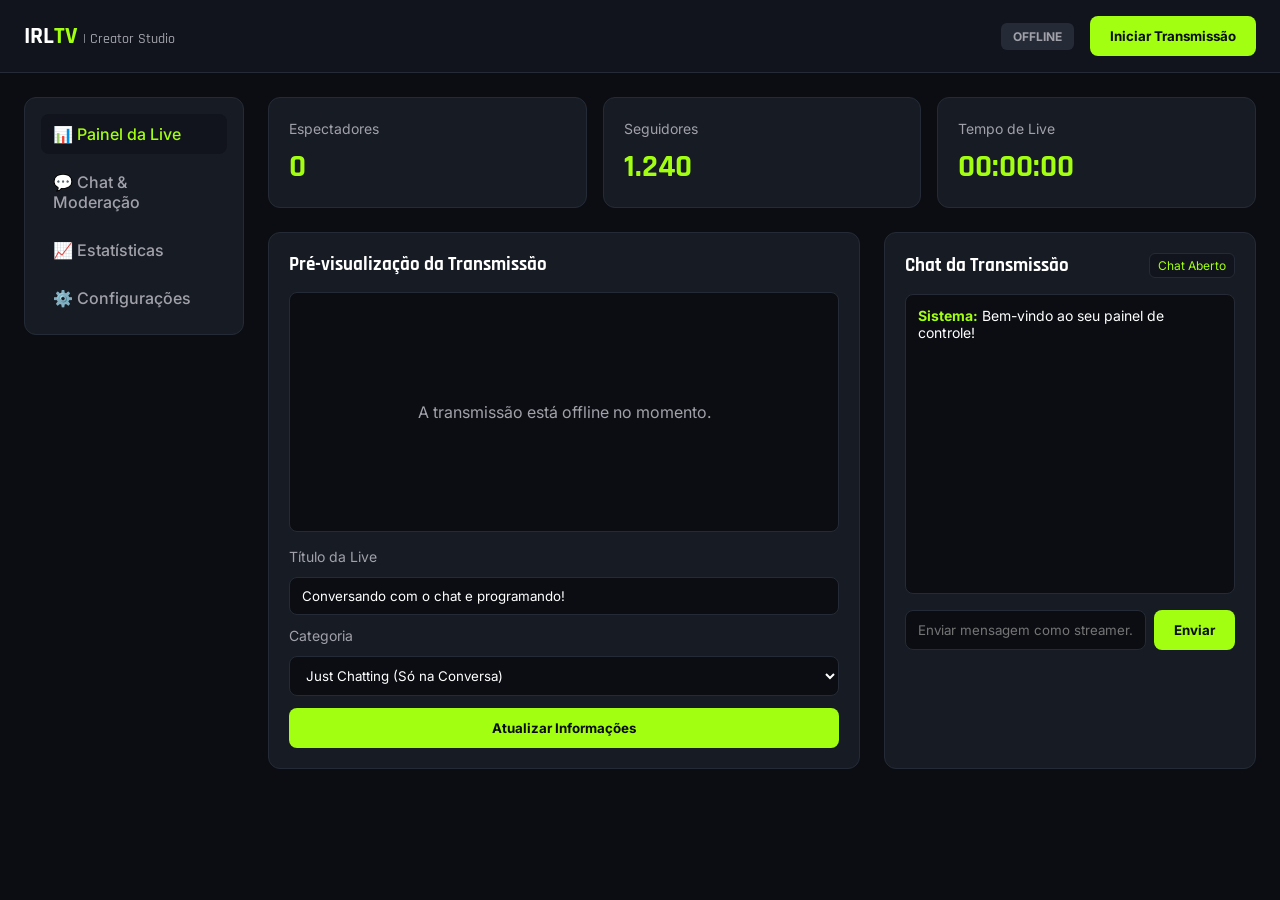
<file: dashboard.html>
<!DOCTYPE html>
<html lang="pt-BR">
<head>
  <meta charset="UTF-8">
  <meta name="viewport" content="width=device-width, initial-scale=1.0">
  <title>IRLTV - Dashboard do Criador</title>

  <link rel="stylesheet" href="css/global.css">
  <link rel="stylesheet" href="css/dashboard.css">
</head>
<body>

  <header class="topbar">
    <div class="logo">IRL<span>TV</span> <small>| Creator Studio</small></div>
    <div class="status-area">
      <span id="status-badge" class="badge offline">OFFLINE</span>
      <button id="btn-toggle-live" class="btn-primary" onclick="alternarLive()">Iniciar Transmissão</button>
    </div>
  </header>

  <main class="container dashboard-layout">

    <aside class="sidebar card">
      <nav>
        <ul>
          <li><a href="#" class="nav-link active" data-tab="painel" onclick="mudarAba(event, 'painel')">📊 Painel da Live</a></li>
          <li><a href="#" class="nav-link" data-tab="moderacao" onclick="mudarAba(event, 'moderacao')">💬 Chat & Moderação</a></li>
          <li><a href="#" class="nav-link" data-tab="estatisticas" onclick="mudarAba(event, 'estatisticas')">📈 Estatísticas</a></li>
          <li><a href="#" class="nav-link" data-tab="configuracoes" onclick="mudarAba(event, 'configuracoes')">⚙️ Configurações</a></li>
        </ul>
      </nav>
    </aside>

    <section id="tab-painel" class="main-content tab-section">
      
      <div class="stats-grid">
        <div class="card stat-box">
          <span class="label">Espectadores</span>
          <h2 id="viewers-count">0</h2>
        </div>
        <div class="card stat-box">
          <span class="label">Seguidores</span>
          <h2 id="followers-count">1.240</h2>
        </div>
        <div class="card stat-box">
          <span class="label">Tempo de Live</span>
          <h2 id="stream-time">00:00:00</h2>
        </div>
      </div>

      <div class="stream-grid">
        
        <div class="card panel">
          <h3>Pré-visualização da Transmissão</h3>
          <div class="video-preview" id="video-box">
            <p id="video-text">A transmissão está offline no momento.</p>
          </div>

          <form class="stream-form" onsubmit="salvarInfo(event)">
            <label for="stream-title">Título da Live</label>
            <input type="text" id="stream-title" value="Conversando com o chat e programando!" required>

            <label for="stream-category">Categoria</label>
            <select id="stream-category">
              <option value="Just Chatting">Just Chatting (Só na Conversa)</option>
              <option value="IRL">IRL (Vida Real)</option>
              <option value="Games">Games</option>
              <option value="Tecnologia">Tecnologia</option>
            </select>

            <button type="submit" class="btn-primary">Atualizar Informações</button>
          </form>
        </div>

        <div class="card panel chat-panel">
          <div class="panel-header-row">
            <h3>Chat da Transmissão</h3>
            <span id="chat-mode-tag" class="mini-tag">Chat Aberto</span>
          </div>
          <div class="chat-messages" id="chat-box">
            <p><strong style="color: var(--primary);">Sistema:</strong> Bem-vindo ao seu painel de controle!</p>
          </div>
          <form class="chat-input-area" onsubmit="enviarMensagem(event)">
            <input type="text" id="chat-input" placeholder="Enviar mensagem como streamer...">
            <button type="submit" class="btn-primary">Enviar</button>
          </form>
        </div>

      </div>
    </section>

    <section id="tab-moderacao" class="main-content tab-section hidden">
      
      <div class="card panel">
        <h3>Regras Rápidas do Chat</h3>
        <div class="mod-controls-grid">
          <label class="toggle-card">
            <div>
              <strong>Modo Lento (10s)</strong>
              <p>Limita o envio de mensagens por usuário</p>
            </div>
            <input type="checkbox" id="mod-slow" onchange="atualizarRegrasChat()">
          </label>

          <label class="toggle-card">
            <div>
              <strong>Apenas Seguidores</strong>
              <p>Somente seguidores podem enviar mensagens</p>
            </div>
            <input type="checkbox" id="mod-followers" onchange="atualizarRegrasChat()">
          </label>

          <label class="toggle-card">
            <div>
              <strong>Filtro de Palavras Ofensivas</strong>
              <p>Bloqueia termos proibidos automaticamente</p>
            </div>
            <input type="checkbox" id="mod-filter" checked onchange="atualizarRegrasChat()">
          </label>
        </div>

        <div class="mod-actions-bar">
          <button type="button" class="btn-secondary" onclick="limparChat()">🧹 Limpar Histórico do Chat</button>
          <span id="mod-feedback" class="feedback-text"></span>
        </div>
      </div>

      <div class="card panel">
        <h3>Espectadores Ativos & Ações</h3>
        <div class="user-list" id="mod-user-list">
          <div class="user-item" id="user-lucas">
            <div>
              <strong>Lucas_DevBR</strong>
              <span class="user-role">Seguidor • Enviou 4 msgs</span>
            </div>
            <div class="user-btns">
              <button class="btn-secondary" onclick="punirUsuario('Lucas_DevBR', 'Timeout de 10 min')">Timeout</button>
              <button class="btn-danger" onclick="punirUsuario('Lucas_DevBR', 'Banido')">Banir</button>
            </div>
          </div>

          <div class="user-item" id="user-mari">
            <div>
              <strong>MarianaGames</strong>
              <span class="user-role">VIP • Enviou 12 msgs</span>
            </div>
            <div class="user-btns">
              <button class="btn-secondary" onclick="punirUsuario('MarianaGames', 'Timeout de 10 min')">Timeout</button>
              <button class="btn-danger" onclick="punirUsuario('MarianaGames', 'Banido')">Banir</button>
            </div>
          </div>

          <div class="user-item" id="user-troll">
            <div>
              <strong>User9982_Spam</strong>
              <span class="user-role">Visitante • Mensagem suspeita</span>
            </div>
            <div class="user-btns">
              <button class="btn-secondary" onclick="punirUsuario('User9982_Spam', 'Timeout de 10 min')">Timeout</button>
              <button class="btn-danger" onclick="punirUsuario('User9982_Spam', 'Banido')">Banir</button>
            </div>
          </div>
        </div>
      </div>

    </section>

    <section id="tab-estatisticas" class="main-content tab-section hidden">
      
      <div class="stats-grid">
        <div class="card stat-box">
          <span class="label">Pico de Espectadores</span>
          <h2 id="stat-peak">184</h2>
        </div>
        <div class="card stat-box">
          <span class="label">Novos Seguidores (7d)</span>
          <h2>+96</h2>
        </div>
        <div class="card stat-box">
          <span class="label">Horas Transmitidas</span>
          <h2>18h 40m</h2>
        </div>
      </div>

      <div class="card panel">
        <div class="panel-header-row">
          <h3>Média de Espectadores (Últimos 7 dias)</h3>
          <select id="stats-period" onchange="atualizarGrafico()">
            <option value="semana">Últimos 7 dias</option>
            <option value="mes">Últimos 30 dias</option>
          </select>
        </div>

        <div class="chart-container" id="stats-chart"></div>
      </div>

    </section>

    <section id="tab-configuracoes" class="main-content tab-section hidden">
      
      <div class="card panel">
        <h3>Chave de Transmissão (OBS / Streamlabs)</h3>
        <p class="desc-text">Cole esta chave no seu software de transmissão. Nunca compartilhe ao vivo.</p>
        
        <div class="key-box">
          <input type="password" id="stream-key-input" value="irltv_live_98a7f6d5e4c3b2a1_secret" readonly>
          <button type="button" class="btn-secondary" onclick="alternarVisibilidadeChave()" id="btn-show-key">Mostrar</button>
          <button type="button" class="btn-primary" onclick="copiarChave()">Copiar</button>
        </div>
        <span id="key-feedback" class="feedback-text"></span>
      </div>

      <div class="card panel">
        <h3>Preferências da Transmissão</h3>
        <form class="stream-form" onsubmit="salvarConfiguracoes(event)">
          <label for="cfg-quality">Qualidade Máxima de Saída</label>
          <select id="cfg-quality">
            <option value="1080p60" selected>1080p 60fps (Full HD)</option>
            <option value="720p60">720p 60fps (HD)</option>
            <option value="480p30">480p 30fps (Economia de Dados)</option>
          </select>

          <label for="cfg-latency">Modo de Latência</label>
          <select id="cfg-latency">
            <option value="ultra">Latência Ultrabaixa (Interação em tempo real)</option>
            <option value="normal">Latência Normal (Maior estabilidade)</option>
          </select>

          <label class="toggle-card">
            <div>
              <strong>Salvar VOD Automaticamente</strong>
              <p>Grava a transmissão no canal após encerrar</p>
            </div>
            <input type="checkbox" id="cfg-vod" checked>
          </label>

          <button type="submit" class="btn-primary">Salvar Configurações</button>
        </form>
      </div>

    </section>

  </main>

  <script src="js/dashboard.js"></script>
</body>
</html>
</file>
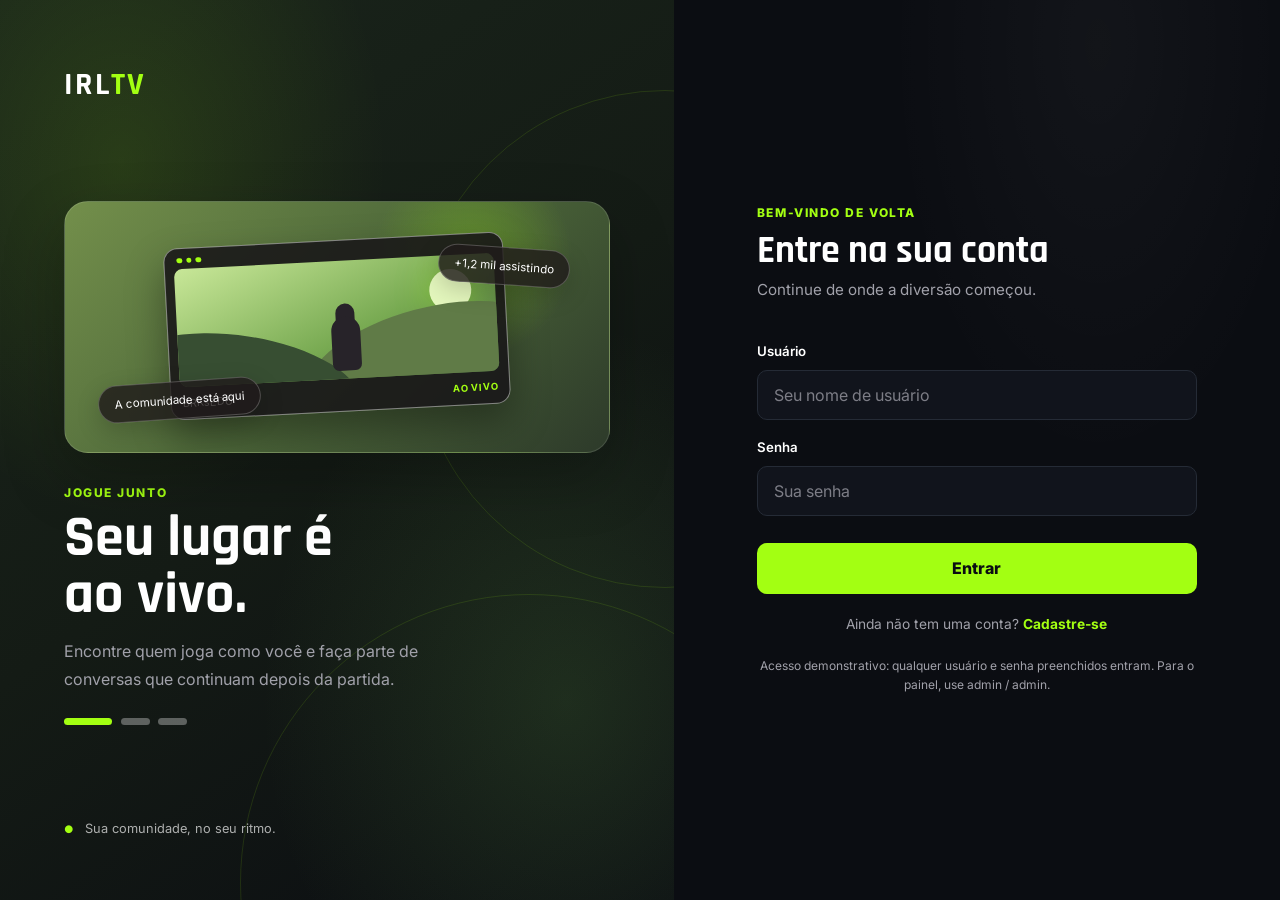
<file: login.html>
<!DOCTYPE html>
<html lang="pt-BR">
<head>
  <meta charset="UTF-8">
  <meta name="viewport" content="width=device-width, initial-scale=1.0">
  <meta name="description" content="Entre na IRLTV e acompanhe suas comunidades favoritas.">
  <title>Entrar | IRLTV</title>
  <link rel="stylesheet" href="css/global.css">
  <link rel="stylesheet" href="css/auth.css">
</head>
<body class="auth-page" data-auth-page="login">
  <main class="auth-layout">
    <section class="auth-showcase" aria-label="Conheça a comunidade IRLTV">
      <a class="auth-brand" href="index.html" aria-label="IRLTV - página inicial"><span>IRL</span><strong>TV</strong></a>

      <div class="auth-showcase__content">
        <div class="auth-slider" data-auth-slider>
          <article class="auth-slide" data-auth-slide>
            <div class="auth-art auth-art--live" aria-hidden="true">
              <div class="auth-art__window">
                <div class="auth-art__topbar"><span></span><span></span><span></span></div>
                <div class="auth-art__scene">
                  <span class="auth-art__sun"></span>
                  <span class="auth-art__mountain auth-art__mountain--back"></span>
                  <span class="auth-art__mountain auth-art__mountain--front"></span>
                  <span class="auth-art__person"></span>
                </div>
                <div class="auth-art__caption"><span>BRKsEDU</span><strong>AO VIVO</strong></div>
              </div>
              <span class="auth-art__bubble auth-art__bubble--top">+1,2 mil assistindo</span>
              <span class="auth-art__bubble auth-art__bubble--bottom">A comunidade está aqui</span>
            </div>
            <p class="auth-eyebrow">JOGUE JUNTO</p>
            <h1>Seu lugar é ao vivo.</h1>
            <p>Encontre quem joga como você e faça parte de conversas que continuam depois da partida.</p>
          </article>

          <article class="auth-slide" data-auth-slide hidden>
            <div class="auth-art auth-art--games" aria-hidden="true">
              <div class="auth-game-tile auth-game-tile--one"><span>LOL</span></div>
              <div class="auth-game-tile auth-game-tile--two"><span>SIMS</span></div>
              <div class="auth-game-tile auth-game-tile--three"><span>PLAY</span></div>
              <span class="auth-art__bubble auth-art__bubble--top">Descubra algo novo</span>
            </div>
            <p class="auth-eyebrow">SEMPRE TEM UM PRÓXIMO JOGO</p>
            <h1>Uma partida pode virar uma história.</h1>
            <p>Explore jogos, criadores e comunidades que combinam com o seu jeito de jogar.</p>
          </article>

          <article class="auth-slide" data-auth-slide hidden>
            <div class="auth-art auth-art--community" aria-hidden="true">
              <div class="auth-chat-card">
                <span class="auth-chat-card__avatar">L</span>
                <span class="auth-chat-card__line"></span>
                <span class="auth-chat-card__line auth-chat-card__line--short"></span>
                <span class="auth-chat-card__heart">♥</span>
              </div>
              <div class="auth-chat-card auth-chat-card--second">
                <span class="auth-chat-card__avatar">K</span>
                <span class="auth-chat-card__line"></span>
                <span class="auth-chat-card__line auth-chat-card__line--short"></span>
                <span class="auth-chat-card__heart">✦</span>
              </div>
              <span class="auth-art__bubble auth-art__bubble--bottom">Gente de verdade, ao vivo</span>
            </div>
            <p class="auth-eyebrow">MAIS PERTO DE QUEM VOCÊ CURTE</p>
            <h1>Chegue junto. A conversa é sua também.</h1>
            <p>Torça, descubra e compartilhe bons momentos com a comunidade IRLTV.</p>
          </article>
        </div>

        <div class="auth-slider__controls" role="group" aria-label="Slides de apresentação">
          <button class="auth-slider__dot is-active" type="button" data-auth-slide-to="0" aria-label="Mostrar slide 1" aria-pressed="true"></button>
          <button class="auth-slider__dot" type="button" data-auth-slide-to="1" aria-label="Mostrar slide 2" aria-pressed="false"></button>
          <button class="auth-slider__dot" type="button" data-auth-slide-to="2" aria-label="Mostrar slide 3" aria-pressed="false"></button>
        </div>
      </div>

      <p class="auth-showcase__footer"><span aria-hidden="true">●</span> Sua comunidade, no seu ritmo.</p>
    </section>

    <section class="auth-form-panel" aria-labelledby="login-title">
      <div class="auth-form-card">
        <a class="auth-brand auth-brand--mobile" href="index.html" aria-label="IRLTV - página inicial"><span>IRL</span><strong>TV</strong></a>
        <p class="auth-eyebrow">BEM-VINDO DE VOLTA</p>
        <h2 id="login-title">Entre na sua conta</h2>
        <p class="auth-form-intro">Continue de onde a diversão começou.</p>

        <p class="auth-feedback" data-auth-feedback role="status" aria-live="polite" hidden></p>

        <form class="auth-form" data-auth-form="login">
          <label for="login-username">Usuário</label>
          <input
            id="login-username"
            name="username"
            type="text"
            placeholder="Seu nome de usuário"
            autocomplete="username"
            required
          >

          <label for="login-password">Senha</label>
          <input
            id="login-password"
            name="password"
            type="password"
            placeholder="Sua senha"
            autocomplete="current-password"
            required
          >

          <button class="auth-submit" type="submit">Entrar</button>
        </form>

        <p class="auth-form-switch">Ainda não tem uma conta? <a href="register.html">Cadastre-se</a></p>
        <p class="auth-demo-note">Acesso demonstrativo: qualquer usuário e senha preenchidos entram. Para o painel, use admin / admin.</p>
      </div>
    </section>
  </main>
  <script src="js/auth.js" defer></script>
</body>
</html>
</file>
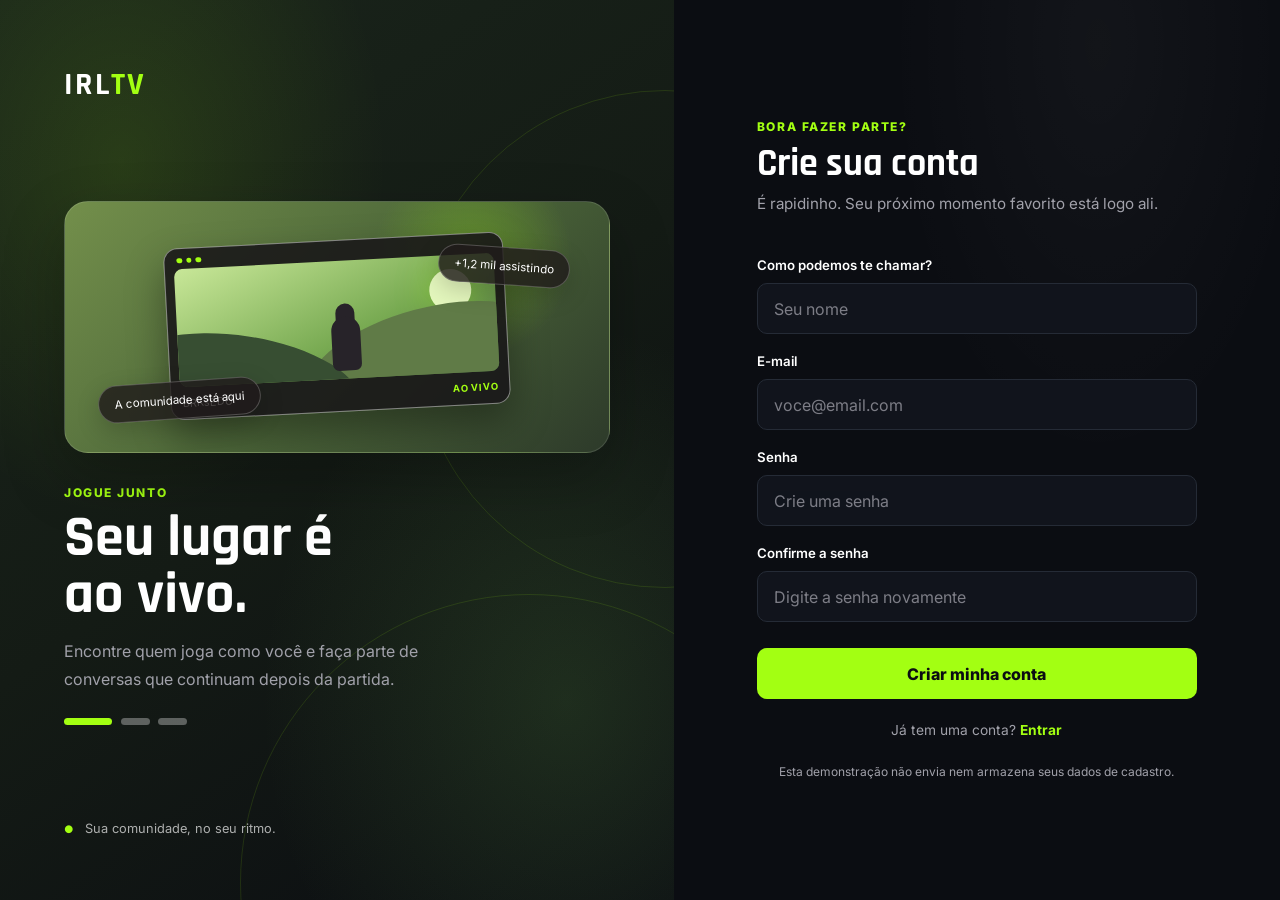
<file: register.html>
<!DOCTYPE html>
<html lang="pt-BR">
<head>
  <meta charset="UTF-8">
  <meta name="viewport" content="width=device-width, initial-scale=1.0">
  <meta name="description" content="Crie sua conta grátis na comunidade IRLTV.">
  <title>Cadastrar | IRLTV</title>
  <link rel="stylesheet" href="css/global.css">
  <link rel="stylesheet" href="css/auth.css">
</head>
<body class="auth-page" data-auth-page="register">
  <main class="auth-layout">
    <section class="auth-showcase" aria-label="Conheça a comunidade IRLTV">
      <a class="auth-brand" href="index.html" aria-label="IRLTV - página inicial"><span>IRL</span><strong>TV</strong></a>

      <div class="auth-showcase__content">
        <div class="auth-slider" data-auth-slider>
          <article class="auth-slide" data-auth-slide>
            <div class="auth-art auth-art--live" aria-hidden="true">
              <div class="auth-art__window">
                <div class="auth-art__topbar"><span></span><span></span><span></span></div>
                <div class="auth-art__scene">
                  <span class="auth-art__sun"></span>
                  <span class="auth-art__mountain auth-art__mountain--back"></span>
                  <span class="auth-art__mountain auth-art__mountain--front"></span>
                  <span class="auth-art__person"></span>
                </div>
                <div class="auth-art__caption"><span>BRKsEDU</span><strong>AO VIVO</strong></div>
              </div>
              <span class="auth-art__bubble auth-art__bubble--top">+1,2 mil assistindo</span>
              <span class="auth-art__bubble auth-art__bubble--bottom">A comunidade está aqui</span>
            </div>
            <p class="auth-eyebrow">JOGUE JUNTO</p>
            <h1>Seu lugar é ao vivo.</h1>
            <p>Encontre quem joga como você e faça parte de conversas que continuam depois da partida.</p>
          </article>

          <article class="auth-slide" data-auth-slide hidden>
            <div class="auth-art auth-art--games" aria-hidden="true">
              <div class="auth-game-tile auth-game-tile--one"><span>LOL</span></div>
              <div class="auth-game-tile auth-game-tile--two"><span>SIMS</span></div>
              <div class="auth-game-tile auth-game-tile--three"><span>PLAY</span></div>
              <span class="auth-art__bubble auth-art__bubble--top">Descubra algo novo</span>
            </div>
            <p class="auth-eyebrow">SEMPRE TEM UM PRÓXIMO JOGO</p>
            <h1>Uma partida pode virar uma história.</h1>
            <p>Explore jogos, criadores e comunidades que combinam com o seu jeito de jogar.</p>
          </article>

          <article class="auth-slide" data-auth-slide hidden>
            <div class="auth-art auth-art--community" aria-hidden="true">
              <div class="auth-chat-card">
                <span class="auth-chat-card__avatar">L</span>
                <span class="auth-chat-card__line"></span>
                <span class="auth-chat-card__line auth-chat-card__line--short"></span>
                <span class="auth-chat-card__heart">♥</span>
              </div>
              <div class="auth-chat-card auth-chat-card--second">
                <span class="auth-chat-card__avatar">K</span>
                <span class="auth-chat-card__line"></span>
                <span class="auth-chat-card__line auth-chat-card__line--short"></span>
                <span class="auth-chat-card__heart">✦</span>
              </div>
              <span class="auth-art__bubble auth-art__bubble--bottom">Gente de verdade, ao vivo</span>
            </div>
            <p class="auth-eyebrow">MAIS PERTO DE QUEM VOCÊ CURTE</p>
            <h1>Chegue junto. A conversa é sua também.</h1>
            <p>Torça, descubra e compartilhe bons momentos com a comunidade IRLTV.</p>
          </article>
        </div>

        <div class="auth-slider__controls" role="group" aria-label="Slides de apresentação">
          <button class="auth-slider__dot is-active" type="button" data-auth-slide-to="0" aria-label="Mostrar slide 1" aria-pressed="true"></button>
          <button class="auth-slider__dot" type="button" data-auth-slide-to="1" aria-label="Mostrar slide 2" aria-pressed="false"></button>
          <button class="auth-slider__dot" type="button" data-auth-slide-to="2" aria-label="Mostrar slide 3" aria-pressed="false"></button>
        </div>
      </div>

      <p class="auth-showcase__footer"><span aria-hidden="true">●</span> Sua comunidade, no seu ritmo.</p>
    </section>

    <section class="auth-form-panel" aria-labelledby="register-title">
      <div class="auth-form-card">
        <a class="auth-brand auth-brand--mobile" href="index.html" aria-label="IRLTV - página inicial"><span>IRL</span><strong>TV</strong></a>
        <p class="auth-eyebrow">BORA FAZER PARTE?</p>
        <h2 id="register-title">Crie sua conta</h2>
        <p class="auth-form-intro">É rapidinho. Seu próximo momento favorito está logo ali.</p>

        <p class="auth-feedback" data-auth-feedback role="status" aria-live="polite" hidden></p>

        <form class="auth-form" data-auth-form="register">
          <label for="register-name">Como podemos te chamar?</label>
          <input
            id="register-name"
            name="name"
            type="text"
            placeholder="Seu nome"
            autocomplete="name"
            maxlength="60"
            required
          >

          <label for="register-email">E-mail</label>
          <input
            id="register-email"
            name="email"
            type="email"
            placeholder="voce@email.com"
            autocomplete="email"
            required
          >

          <label for="register-password">Senha</label>
          <input
            id="register-password"
            name="password"
            type="password"
            placeholder="Crie uma senha"
            autocomplete="new-password"
            minlength="6"
            required
          >

          <label for="register-confirm-password">Confirme a senha</label>
          <input
            id="register-confirm-password"
            name="confirmPassword"
            type="password"
            placeholder="Digite a senha novamente"
            autocomplete="new-password"
            minlength="6"
            required
          >

          <button class="auth-submit" type="submit">Criar minha conta</button>
        </form>

        <p class="auth-form-switch">Já tem uma conta? <a href="login.html">Entrar</a></p>
        <p class="auth-demo-note">Esta demonstração não envia nem armazena seus dados de cadastro.</p>
      </div>
    </section>
  </main>
  <script src="js/auth.js" defer></script>
</body>
</html>
</file>
<file: css/global.css>
/* =========================================
   IRLTV - IDENTIDADE VISUAL GLOBAL
   Arquivo compartilhado por toda a equipe.
   Use estas variáveis para manter as páginas
   com as mesmas cores e fontes.
   // by kaio borges
   ========================================= */

/* Importação das fontes utilizadas no projeto */
@import url('https://fonts.googleapis.com/css2?family=Inter:wght@400;500;600;700;800&family=Rajdhani:wght@500;600;700&display=swap');

/* =========================================
   CORES E CONFIGURAÇÕES PRINCIPAIS
   Para usar uma cor, escreva var(--nome-da-cor).
   Exemplo: color: var(--text);
   ========================================= */

:root {
  /* Verde neon: cor principal da identidade IRLTV */
  --primary: #A3FF12;

  /* Preto profundo: fundo principal das páginas */
  --background: #0B0D12;

  /* Preto azulado: menus e áreas de navegação */
  --surface: #11141C;

  /* Cinza escuro: fundo dos cards e blocos de conteúdo */
  --card: #171B24;

  /* Cinza grafite: bordas e linhas de separação */
  --border: #252B36;

  /* Branco: títulos e textos principais */
  --text: #FFFFFF;

  /* Cinza claro: textos secundários e descrições */
  --text-secondary: #A1A1AA;

  /* Vermelho rosado: indicador de transmissão ao vivo */
  --live: #FF3B5C;

  /* Fonte dos títulos */
  --font-heading: 'Rajdhani', sans-serif;

  /* Fonte dos textos comuns */
  --font-body: 'Inter', sans-serif;
}

/* =========================================
   CONFIGURAÇÕES GERAIS
   Aplicadas automaticamente em toda a página.
   ========================================= */

/* Remove margens e espaçamentos padrão do navegador */
* {
  margin: 0;
  padding: 0;
  box-sizing: border-box;
}

/* Define a cor de fundo, a cor do texto e a fonte padrão */
body {
  background: var(--background);
  color: var(--text);
  font-family: var(--font-body);
}

/* Aplica a fonte Rajdhani aos títulos */
h1, h2, h3, h4 {
  font-family: var(--font-heading);
}

/* Mostra o cursor de clique nos botões */
button {
  cursor: pointer;
  font-family: var(--font-body);
}

/* Remove o sublinhado e mantém a cor padrão dos links */
a {
  color: inherit;
  text-decoration: none;
}

/* Área central para organizar o conteúdo das páginas */
.container {
  width: 100%;
  max-width: 1440px;
  margin: 0 auto;
  padding: 24px;
}

/* Estilo padrão dos cards */
.card {
  background: var(--card);
  border: 1px solid var(--border);
  border-radius: 12px;
}

/* Botão principal, usando o verde neon da identidade */
.btn-primary {
  background: var(--primary);
  color: var(--background);
  border: none;
  border-radius: 8px;
  padding: 12px 20px;
  font-weight: 700;
}
</file>
<file: css/dashboard.css>
* {
  margin: 0;
  padding: 0;
  box-sizing: border-box;
}

/* Utilitário para esconder abas inativas */
.hidden {
  display: none !important;
}

/* Barra superior */
.topbar {
  background: var(--surface);
  border-bottom: 1px solid var(--border);
  padding: 16px 24px;
  display: flex;
  justify-content: space-between;
  align-items: center;
}

.logo {
  font-family: var(--font-heading);
  font-size: 24px;
  font-weight: 700;
}

.logo span {
  color: var(--primary);
}

.logo small {
  font-size: 14px;
  color: var(--text-secondary);
  font-weight: 500;
}

.status-area {
  display: flex;
  align-items: center;
  gap: 16px;
}

/* Etiquetas de status (Offline / Ao Vivo) */
.badge {
  padding: 6px 12px;
  border-radius: 6px;
  font-size: 12px;
  font-weight: 700;
}

.badge.offline {
  background: var(--border);
  color: var(--text-secondary);
}

.badge.live {
  background: var(--live);
  color: var(--text);
}

/* Estrutura principal: Menu na esquerda e Conteúdo na direita */
.dashboard-layout {
  display: grid;
  grid-template-columns: 220px 1fr;
  gap: 24px;
  align-items: start;
}

/* Menu lateral */
.sidebar {
  padding: 16px;
}

.sidebar ul {
  list-style: none;
  display: flex;
  flex-direction: column;
  gap: 8px;
}

.sidebar a {
  display: block;
  padding: 10px 12px;
  border-radius: 8px;
  color: var(--text-secondary);
  font-weight: 500;
  transition: 0.2s;
}

.sidebar a:hover,
.sidebar a.active {
  background: var(--surface);
  color: var(--primary);
}

/* Área direita */
.main-content {
  display: flex;
  flex-direction: column;
  gap: 24px;
}

/* Grid dos 3 cards de números */
.stats-grid {
  display: grid;
  grid-template-columns: repeat(3, 1fr);
  gap: 16px;
}

.stat-box {
  padding: 20px;
}

.stat-box .label {
  color: var(--text-secondary);
  font-size: 14px;
}

.stat-box h2 {
  font-size: 32px;
  margin-top: 8px;
  color: var(--primary);
}

/* Grid de Preview e Chat */
.stream-grid {
  display: grid;
  grid-template-columns: 2fr 1fr;
  gap: 24px;
}

.panel {
  padding: 20px;
  display: flex;
  flex-direction: column;
  gap: 16px;
}

.panel-header-row {
  display: flex;
  justify-content: space-between;
  align-items: center;
}

.mini-tag {
  font-size: 12px;
  padding: 4px 8px;
  border-radius: 6px;
  background: var(--surface);
  border: 1px solid var(--border);
  color: var(--primary);
}

/* Caixa preta simulando o player de vídeo */
.video-preview {
  background: var(--background);
  border: 1px solid var(--border);
  border-radius: 8px;
  height: 240px;
  display: flex;
  align-items: center;
  justify-content: center;
  color: var(--text-secondary);
  transition: border-color 0.3s;
}

.video-preview.live-active {
  border-color: var(--live);
  color: var(--text);
}

/* Formulários e Inputs */
.stream-form {
  display: flex;
  flex-direction: column;
  gap: 12px;
}

.stream-form label {
  font-size: 14px;
  color: var(--text-secondary);
}

input, select {
  background: var(--background);
  border: 1px solid var(--border);
  color: var(--text);
  padding: 10px 12px;
  border-radius: 8px;
  font-family: var(--font-body);
}

input:focus, select:focus {
  outline: none;
  border-color: var(--primary);
}

/* Botões auxiliares */
.btn-secondary {
  background: var(--surface);
  color: var(--text);
  border: 1px solid var(--border);
  border-radius: 8px;
  padding: 8px 14px;
  font-weight: 600;
}

.btn-secondary:hover {
  border-color: var(--primary);
  color: var(--primary);
}

.btn-danger {
  background: rgba(255, 59, 92, 0.15);
  color: var(--live);
  border: 1px solid var(--live);
  border-radius: 8px;
  padding: 8px 14px;
  font-weight: 600;
}

.btn-danger:hover {
  background: var(--live);
  color: var(--text);
}

/* Área do Chat */
.chat-panel {
  height: 100%;
}

.chat-messages {
  background: var(--background);
  border: 1px solid var(--border);
  border-radius: 8px;
  padding: 12px;
  height: 300px;
  overflow-y: auto;
  display: flex;
  flex-direction: column;
  gap: 8px;
  font-size: 14px;
}

.chat-input-area {
  display: flex;
  gap: 8px;
}

.chat-input-area input {
  flex: 1;
}

/* =========================================
   ESTILOS DA ABA MODERAÇÃO
   ========================================= */
.mod-controls-grid {
  display: grid;
  grid-template-columns: repeat(3, 1fr);
  gap: 12px;
}

.toggle-card {
  background: var(--background);
  border: 1px solid var(--border);
  border-radius: 8px;
  padding: 14px;
  display: flex;
  justify-content: space-between;
  align-items: center;
  gap: 12px;
  cursor: pointer;
}

.toggle-card p {
  font-size: 12px;
  color: var(--text-secondary);
  margin-top: 4px;
}

.toggle-card input[type="checkbox"] {
  width: 18px;
  height: 18px;
  accent-color: var(--primary);
}

.mod-actions-bar {
  display: flex;
  align-items: center;
  gap: 16px;
}

.feedback-text {
  font-size: 13px;
  color: var(--primary);
  font-weight: 500;
}

.user-list {
  display: flex;
  flex-direction: column;
  gap: 10px;
}

.user-item {
  background: var(--background);
  border: 1px solid var(--border);
  border-radius: 8px;
  padding: 12px 16px;
  display: flex;
  justify-content: space-between;
  align-items: center;
}

.user-role {
  display: block;
  font-size: 12px;
  color: var(--text-secondary);
  margin-top: 2px;
}

.user-btns {
  display: flex;
  gap: 8px;
}

/* =========================================
   ESTILOS DA ABA ESTATÍSTICAS (GRÁFICO)
   ========================================= */
.chart-container {
  background: var(--background);
  border: 1px solid var(--border);
  border-radius: 8px;
  padding: 24px 16px 16px;
  height: 240px;
  display: flex;
  align-items: flex-end;
  justify-content: space-around;
  gap: 12px;
}

.chart-bar-wrapper {
  flex: 1;
  height: 100%;
  display: flex;
  flex-direction: column;
  justify-content: flex-end;
  align-items: center;
  gap: 8px;
}

.chart-bar {
  width: 100%;
  max-width: 48px;
  background: var(--primary);
  border-radius: 6px 6px 0 0;
  transition: height 0.4s ease;
}

.chart-value {
  font-size: 12px;
  font-weight: 700;
  color: var(--text);
}

.chart-label {
  font-size: 12px;
  color: var(--text-secondary);
}

/* =========================================
   ESTILOS DA ABA CONFIGURAÇÕES
   ========================================= */
.desc-text {
  font-size: 14px;
  color: var(--text-secondary);
}

.key-box {
  display: flex;
  gap: 8px;
}

.key-box input {
  flex: 1;
  font-family: monospace;
  color: var(--primary);
}

/* Responsividade básica para telas menores (celulares/tablets) */
@media (max-width: 900px) {
  .dashboard-layout,
  .stream-grid,
  .stats-grid,
  .mod-controls-grid {
    grid-template-columns: 1fr;
  }
}
</file>
<file: css/auth.css>
/* =========================================================
   TELAS DE AUTENTICACAO
   A tipografia e as cores de marca vem de global.css; os
   tons de verde abaixo complementam as ilustracoes.
   ========================================================= */

:root {
  --auth-soft-green: #c8e798;
  --auth-leaf-green: #68a84e;
  --auth-brand: var(--primary);
  --auth-ink: var(--background);
}

/* Divide a experiência entre apresentação e formulário. */
.auth-page {
  min-width: 320px;
  min-height: 100vh;
  background: var(--background);
}

.auth-layout {
  display: grid;
  grid-template-columns: minmax(0, 1fr) minmax(440px, 0.9fr);
  min-height: 100vh;
}

/* Cria o painel ilustrado em tons quentes, sem competir com o formulário. */
.auth-showcase {
  position: relative;
  display: flex;
  flex-direction: column;
  justify-content: space-between;
  min-height: 100vh;
  padding: clamp(2rem, 5vw, 4.5rem);
  overflow: hidden;
  isolation: isolate;
  background:
    radial-gradient(ellipse at 18% 18%, rgb(163 255 18 / 12%), transparent 34%),
    radial-gradient(ellipse at 84% 78%, rgb(104 168 78 / 18%), transparent 38%),
    linear-gradient(145deg, #1a251b 0%, #141b15 50%, var(--background) 100%);
}

.auth-showcase::before,
.auth-showcase::after {
  position: absolute;
  z-index: -1;
  content: "";
  border: 1px solid rgb(163 255 18 / 12%);
  border-radius: 50%;
  pointer-events: none;
}

.auth-showcase::before {
  top: 10%;
  right: -15rem;
  width: 31rem;
  aspect-ratio: 1;
}

.auth-showcase::after {
  right: -9rem;
  bottom: -17rem;
  width: 36rem;
  aspect-ratio: 1;
}

/* Mantem a marca simples e legivel nos dois lados da tela. */
.auth-brand {
  display: inline-flex;
  width: fit-content;
  color: var(--text);
  font-family: var(--font-heading);
  font-size: 2rem;
  font-weight: 700;
  letter-spacing: 0.06em;
}

.auth-brand span {
  color: var(--text);
}

.auth-brand strong {
  color: var(--primary);
}

.auth-showcase__content {
  width: min(100%, 560px);
  margin: 3rem auto;
}

.auth-slide[hidden] {
  display: none;
}

.auth-slide h1 {
  max-width: 11ch;
  margin-bottom: 0.85rem;
  font-size: clamp(2.4rem, 4.5vw, 4.3rem);
  line-height: 0.98;
}

.auth-slide > p:last-child {
  max-width: 42ch;
  color: var(--text-secondary);
  font-size: 1rem;
  line-height: 1.75;
}

.auth-eyebrow {
  margin-bottom: 0.65rem;
  color: var(--auth-brand);
  font-size: 0.75rem;
  font-weight: 800;
  letter-spacing: 0.13em;
}

/* Desenha uma cena original com CSS para nao depender de imagens remotas. */
.auth-art {
  position: relative;
  display: grid;
  place-items: center;
  height: clamp(205px, 28vh, 280px);
  margin-bottom: 2rem;
  overflow: hidden;
  border: 1px solid rgb(255 255 255 / 12%);
  border-radius: 24px;
  background:
    radial-gradient(circle at 75% 22%, rgb(163 255 18 / 30%), transparent 22%),
    linear-gradient(135deg, #738f4b 0%, #4c6639 52%, #2d3a2a 100%);
  box-shadow: 0 24px 60px rgb(0 0 0 / 25%);
}

.auth-art--games {
  background:
    radial-gradient(circle at 48% 55%, rgb(163 255 18 / 24%), transparent 35%),
    linear-gradient(135deg, #384c32, #1b231a 76%);
}

.auth-art--community {
  background:
    radial-gradient(circle at 30% 25%, rgb(104 168 78 / 30%), transparent 30%),
    linear-gradient(135deg, #435a35, #1b211a 75%);
}

/* Miniatura de transmissao, com luzes e selo de live. */
.auth-art__window {
  position: relative;
  width: min(68%, 340px);
  padding: 0.55rem;
  overflow: hidden;
  border: 1px solid rgb(255 255 255 / 45%);
  border-radius: 14px;
  background: rgb(25 22 24 / 88%);
  box-shadow: 0 18px 38px rgb(0 0 0 / 35%);
  transform: rotate(-3deg);
}

.auth-art__topbar {
  display: flex;
  gap: 0.25rem;
  height: 0.7rem;
  padding-left: 0.2rem;
}

.auth-art__topbar span {
  width: 0.35rem;
  height: 0.35rem;
  border-radius: 50%;
  background: var(--auth-brand);
}

.auth-art__scene {
  position: relative;
  height: 118px;
  overflow: hidden;
  border-radius: 8px;
  background: linear-gradient(155deg, #c8e798, #78aa52 58%, #46663d);
}

.auth-art__sun {
  position: absolute;
  top: 14px;
  right: 24px;
  width: 42px;
  aspect-ratio: 1;
  border-radius: 50%;
  background: #e4f7bd;
  box-shadow: 0 0 35px rgb(163 255 18 / 35%);
}

.auth-art__mountain {
  position: absolute;
  bottom: -34px;
  width: 75%;
  height: 100px;
  border-radius: 50% 50% 0 0;
  transform: rotate(-12deg);
}

.auth-art__mountain--back {
  right: -15%;
  background: #607b47;
}

.auth-art__mountain--front {
  left: -18%;
  bottom: -52px;
  background: #374e32;
  transform: rotate(12deg);
}

.auth-art__person {
  position: absolute;
  bottom: 8px;
  left: 48%;
  width: 29px;
  height: 54px;
  border-radius: 18px 18px 8px 8px;
  background: #272329;
  box-shadow: 0 -18px 0 -5px #272329;
}

.auth-art__caption {
  display: flex;
  align-items: center;
  justify-content: space-between;
  padding: 0.55rem 0.15rem 0.05rem;
  color: var(--text);
  font-size: 0.68rem;
}

.auth-art__caption strong {
  color: var(--auth-brand);
  font-size: 0.6rem;
  letter-spacing: 0.08em;
}

.auth-art__bubble {
  position: absolute;
  z-index: 1;
  padding: 0.7rem 0.95rem;
  border: 1px solid rgb(255 255 255 / 22%);
  border-radius: 999px;
  background: rgb(32 27 28 / 82%);
  color: var(--text);
  font-size: 0.72rem;
  box-shadow: 0 8px 24px rgb(0 0 0 / 18%);
}

.auth-art__bubble--top {
  top: 18%;
  right: 7%;
  transform: rotate(4deg);
}

.auth-art__bubble--bottom {
  bottom: 13%;
  left: 6%;
  transform: rotate(-4deg);
}

/* Cards inclinados transformam a segunda arte em um mosaico de jogos. */
.auth-game-tile {
  position: absolute;
  display: grid;
  place-items: end start;
  width: 31%;
  height: 68%;
  padding: 1rem;
  border: 1px solid rgb(255 255 255 / 45%);
  border-radius: 16px;
  color: var(--text);
  font-family: var(--font-heading);
  font-size: 1.35rem;
  font-weight: 700;
  box-shadow: 0 18px 35px rgb(0 0 0 / 28%);
}

.auth-game-tile--one {
  left: 18%;
  background: linear-gradient(145deg, #a4ca72, #527943);
  transform: rotate(-12deg) translateY(8px);
}

.auth-game-tile--two {
  z-index: 1;
  left: 35%;
  background: linear-gradient(145deg, #d3eba1, #75a94c);
  transform: translateY(-10px);
}

.auth-game-tile--three {
  right: 17%;
  background: linear-gradient(145deg, #6f9c50, #344b30);
  transform: rotate(12deg) translateY(8px);
}

/* Balões de conversa dão movimento ao terceiro slide sem animacao obrigatoria. */
.auth-chat-card {
  position: absolute;
  top: 27%;
  left: 18%;
  display: grid;
  grid-template-columns: 2.5rem minmax(3rem, 1fr) auto;
  align-items: center;
  gap: 0.45rem;
  width: min(64%, 340px);
  padding: 1rem;
  border: 1px solid rgb(255 255 255 / 22%);
  border-radius: 16px;
  background: rgb(35 29 31 / 88%);
  box-shadow: 0 18px 38px rgb(0 0 0 / 25%);
  transform: rotate(-5deg);
}

.auth-chat-card--second {
  top: 46%;
  left: 26%;
  background: rgb(54 41 39 / 94%);
  transform: rotate(4deg);
}

.auth-chat-card__avatar {
  display: grid;
  grid-row: span 2;
  place-items: center;
  width: 2.3rem;
  aspect-ratio: 1;
  border-radius: 50%;
  background: linear-gradient(145deg, var(--auth-soft-green), var(--auth-leaf-green));
  color: var(--auth-ink);
  font-weight: 800;
}

.auth-chat-card__line {
  height: 0.42rem;
  border-radius: 99px;
  background: rgb(255 255 255 / 68%);
}

.auth-chat-card__line--short {
  width: 68%;
  background: rgb(255 255 255 / 34%);
}

.auth-chat-card__heart {
  grid-column: 3;
  grid-row: 1 / span 2;
  color: var(--auth-brand);
}

/* Indicadores de slide grandes o bastante para toque e teclado. */
.auth-slider__controls {
  display: flex;
  gap: 0.55rem;
  margin-top: 1.6rem;
}

.auth-slider__dot {
  width: 1.8rem;
  height: 0.45rem;
  padding: 0;
  border: 0;
  border-radius: 99px;
  background: rgb(255 255 255 / 32%);
  transition: width 180ms ease, background-color 180ms ease;
}

.auth-slider__dot.is-active {
  width: 3rem;
  background: var(--auth-brand);
}

.auth-showcase__footer {
  color: rgb(255 255 255 / 66%);
  font-size: 0.8rem;
}

.auth-showcase__footer span {
  margin-right: 0.45rem;
  color: var(--auth-brand);
  font-size: 0.65rem;
}

/* Mantem o formulario centralizado e com respiro em qualquer altura. */
.auth-form-panel {
  display: grid;
  place-items: center;
  min-height: 100vh;
  padding: clamp(2rem, 6vw, 5rem);
  background:
    radial-gradient(ellipse at 70% 5%, rgb(255 255 255 / 3%), transparent 35%),
    var(--background);
}

.auth-form-card {
  width: min(100%, 440px);
}

.auth-brand--mobile {
  display: none;
}

.auth-form-card h2 {
  margin-bottom: 0.45rem;
  font-size: clamp(2rem, 3vw, 2.7rem);
  line-height: 1.05;
}

.auth-form-intro {
  margin-bottom: 2rem;
  color: var(--text-secondary);
  font-size: 0.95rem;
  line-height: 1.6;
}

.auth-form {
  display: grid;
  gap: 0.65rem;
}

.auth-form label {
  margin-top: 0.55rem;
  color: var(--text);
  font-size: 0.83rem;
  font-weight: 600;
}

.auth-form input {
  width: 100%;
  min-height: 3.15rem;
  padding: 0.85rem 1rem;
  border: 1px solid var(--border);
  border-radius: 10px;
  outline: none;
  background: var(--surface);
  color: var(--text);
  font: inherit;
  transition: border-color 160ms ease, box-shadow 160ms ease;
}

.auth-form input::placeholder {
  color: var(--text-secondary);
  opacity: 0.75;
}

.auth-form input:focus-visible {
  border-color: var(--primary);
  box-shadow: 0 0 0 3px rgb(163 255 18 / 15%);
}

.auth-submit {
  min-height: 3.2rem;
  margin-top: 1rem;
  padding: 0.8rem 1.2rem;
  border: 0;
  border-radius: 10px;
  background: var(--primary);
  color: var(--background);
  font: inherit;
  font-weight: 800;
  transition: filter 160ms ease, transform 160ms ease;
}

.auth-submit:hover {
  filter: brightness(1.08);
  transform: translateY(-1px);
}

.auth-submit:focus-visible,
.auth-slider__dot:focus-visible,
.auth-brand:focus-visible {
  outline: 3px solid var(--primary);
  outline-offset: 4px;
}

.auth-feedback {
  margin-bottom: 1.25rem;
  padding: 0.8rem 0.95rem;
  border: 1px solid rgb(163 255 18 / 24%);
  border-radius: 10px;
  background: rgb(163 255 18 / 8%);
  color: var(--text);
  font-size: 0.85rem;
  line-height: 1.5;
}

.auth-feedback[hidden] {
  display: none;
}

.auth-form-switch {
  margin-top: 1.4rem;
  color: var(--text-secondary);
  font-size: 0.86rem;
  text-align: center;
}

.auth-form-switch a {
  color: var(--primary);
  font-weight: 700;
}

.auth-form-switch a:hover {
  text-decoration: underline;
  text-underline-offset: 3px;
}

.auth-demo-note {
  margin-top: 1.5rem;
  color: var(--text-secondary);
  font-size: 0.75rem;
  line-height: 1.6;
  text-align: center;
}

/* Mostra a saudacao em vez das acoes de login nas paginas principais. */
.auth-user-greeting {
  color: var(--text);
  font-size: 0.9rem;
  font-weight: 700;
}

/* Ajusta proporcoes do painel antes de reduzir a apresentacao no celular. */
@media (max-width: 980px) {
  .auth-layout {
    grid-template-columns: minmax(0, 0.85fr) minmax(400px, 1.15fr);
  }

  .auth-showcase {
    padding: 2rem;
  }

  .auth-form-panel {
    padding: 2rem;
  }
}

/* Em telas estreitas, preserva o formulário e simplifica a página. */
@media (max-width: 760px) {
  .auth-layout {
    display: block;
  }

  .auth-showcase {
    display: none;
  }

  .auth-form-panel {
    min-height: 100vh;
    padding: 2rem 1.25rem;
  }

  .auth-form-card {
    max-width: 460px;
  }

  .auth-brand--mobile {
    display: inline-flex;
    margin-bottom: 2.5rem;
  }
}

@media (prefers-reduced-motion: reduce) {
  .auth-slider__dot,
  .auth-form input,
  .auth-submit {
    transition: none;
  }
}
</file>
